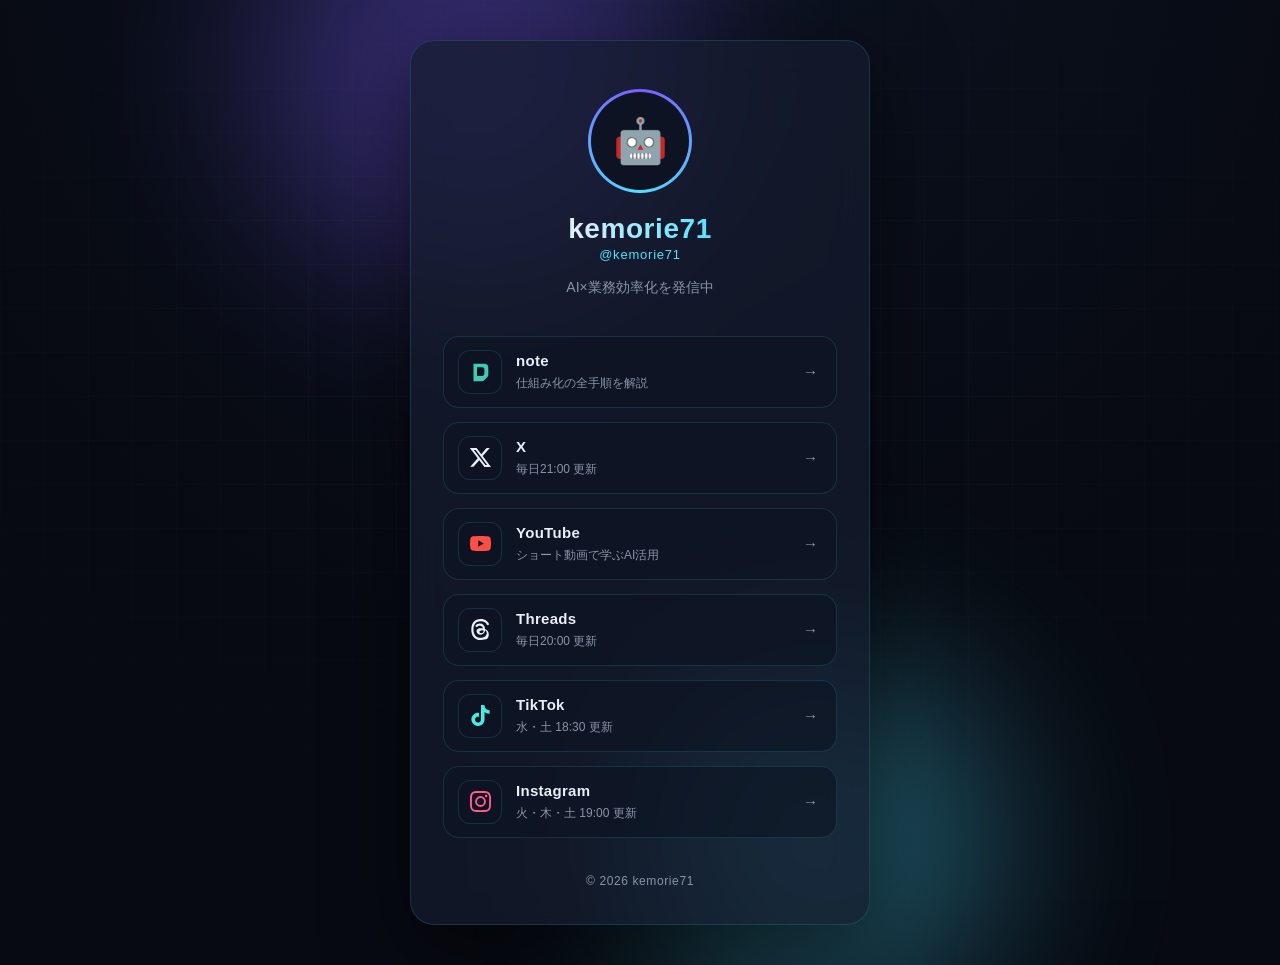
<file: index.html>
<!DOCTYPE html>
<html lang="ja">
<head>
<meta charset="UTF-8">
<meta name="viewport" content="width=device-width, initial-scale=1.0">
<title>kemorie71 | AI×業務効率化</title>
<meta name="description" content="kemorie71 — AI×業務効率化を発信中。X・YouTube・TikTok・Threads・Instagram・note のリンクまとめ。">
<link rel="stylesheet" href="style.css?v=2">
</head>
<body>
  <div class="bg" aria-hidden="true">
    <div class="orb orb-1"></div>
    <div class="orb orb-2"></div>
    <div class="grid-overlay"></div>
  </div>

  <main class="card">
    <div class="avatar-ring">
      <div class="avatar" aria-hidden="true">🤖</div>
    </div>
    <h1 class="name">kemorie71</h1>
    <p class="handle">@kemorie71</p>
    <p class="tagline">AI×業務効率化を発信中</p>

    <nav class="links">
      <a class="link-btn" href="https://note.com/ai_hack71/portal" target="_blank" rel="noopener">
        <span class="icon icon-note">
          <svg viewBox="0 0 24 24" fill="currentColor"><path d="M4 3h12.5c2.7 0 4.4 1.8 4.4 4.6q.1 3.9 0 8.5c0 .8-.3 1.4-.8 2l-3.9 4c-.6.6-1.2.9-2 .9H4zm4 4v10h5.8c1.6 0 2.5-.7 2.6-2.4.1-1.9.1-3.9 0-5.4-.1-1.4-1-2.2-2.4-2.2z"/></svg>
        </span>
        <span class="label">note</span>
        <span class="desc">仕組み化の全手順を解説</span>
        <span class="arrow">→</span>
      </a>
      <a class="link-btn" href="https://x.com/kemorie71" target="_blank" rel="noopener">
        <span class="icon icon-x">
          <svg viewBox="0 0 24 24" fill="currentColor"><path d="M18.9 1.2h3.7l-8.1 9.2L24 22.8h-7.5L10.6 15l-6.7 7.7H.2l8.6-9.9L-.1 1.2h7.7l5.3 7 6-7zm-1.3 19.5h2L6.5 3.3h-2.2z"/></svg>
        </span>
        <span class="label">X</span>
        <span class="desc">毎日21:00 更新</span>
        <span class="arrow">→</span>
      </a>
      <a class="link-btn" href="https://www.youtube.com/channel/UCA6k8wK8-XiwdYX1wc0k9bA" target="_blank" rel="noopener">
        <span class="icon icon-yt">
          <svg viewBox="0 0 24 24" fill="currentColor"><path d="M23.5 6.2a3 3 0 0 0-2.1-2.1C19.5 3.5 12 3.5 12 3.5s-7.5 0-9.4.6A3 3 0 0 0 .5 6.2 31 31 0 0 0 0 12a31 31 0 0 0 .5 5.8 3 3 0 0 0 2.1 2.1c1.9.6 9.4.6 9.4.6s7.5 0 9.4-.6a3 3 0 0 0 2.1-2.1A31 31 0 0 0 24 12a31 31 0 0 0-.5-5.8zM9.5 15.6V8.4L15.8 12z"/></svg>
        </span>
        <span class="label">YouTube</span>
        <span class="desc">ショート動画で学ぶAI活用</span>
        <span class="arrow">→</span>
      </a>
      <a class="link-btn" href="https://www.threads.net/@dragon.9857137" target="_blank" rel="noopener">
        <span class="icon icon-th">
          <svg viewBox="0 0 24 24" fill="currentColor"><path d="M12.2 24h-.01c-3.58 0-6.34-1.2-8.2-3.55C2.34 18.36 1.5 15.46 1.5 12c0-3.45.85-6.35 2.5-8.44C5.87 1.2 8.63 0 12.2 0c2.76 0 5.07.73 6.87 2.17a9.4 9.4 0 0 1 2.94 4.1l-2.35.86c-1.05-2.86-3.6-4.6-7.46-4.6-2.8 0-4.9.9-6.25 2.6-1.3 1.66-1.98 4.05-1.98 6.87s.67 5.21 1.98 6.87c1.35 1.7 3.45 2.6 6.25 2.6 2.53 0 4.2-.6 5.6-2 1.6-1.6 1.57-3.57 1.06-4.77-.3-.71-.85-1.3-1.58-1.75-.19 1.3-.6 2.36-1.25 3.16-.86 1.07-2.09 1.65-3.65 1.74-1.18.07-2.32-.21-3.2-.79a3.7 3.7 0 0 1-1.73-2.98c-.09-1.9 1.42-3.26 3.76-3.4 1.28-.07 2.48.01 3.58.24-.14-.88-.44-1.58-.89-2.08-.6-.68-1.53-1.03-2.76-1.04h-.05c-.98 0-2.31.27-3.16 1.55l-2-1.35c1.19-1.77 3.12-2.75 5.16-2.75h.05c3.68.02 5.87 2.28 6.09 6.22l.3.14c1.66.78 2.85 1.96 3.45 3.42.83 2.03.9 5.35-1.62 7.87C17.98 23.24 15.6 24 12.2 24zm.7-10.7c-.2 0-.4 0-.6.02-1.2.07-1.62.65-1.58 1.34.05.93 1.06 1.55 2.29 1.48 1.13-.06 2.4-.5 2.62-3.03a12 12 0 0 0-2.73-.28z"/></svg>
        </span>
        <span class="label">Threads</span>
        <span class="desc">毎日20:00 更新</span>
        <span class="arrow">→</span>
      </a>
      <a class="link-btn" href="https://www.tiktok.com/@kemorie55" target="_blank" rel="noopener">
        <span class="icon icon-tt">
          <svg viewBox="0 0 24 24" fill="currentColor"><path d="M12.53.02C13.84 0 15.14.01 16.44 0c.08 1.53.63 3.09 1.75 4.17 1.12 1.11 2.7 1.62 4.24 1.79v4.03c-1.44-.05-2.89-.35-4.2-.97-.57-.26-1.1-.59-1.62-.93-.01 2.92.01 5.84-.02 8.75-.08 1.4-.54 2.79-1.35 3.94-1.31 1.92-3.58 3.17-5.91 3.21-1.43.08-2.86-.31-4.08-1.03-2.02-1.19-3.44-3.37-3.65-5.71-.02-.5-.03-1-.01-1.49.18-1.9 1.12-3.72 2.58-4.96 1.66-1.44 3.98-2.13 6.15-1.72.02 1.48-.04 2.96-.04 4.44-.99-.32-2.15-.23-3.02.37-.63.41-1.11 1.04-1.36 1.75-.21.51-.15 1.07-.14 1.61.24 1.64 1.82 3.02 3.5 2.87 1.12-.01 2.19-.66 2.77-1.61.19-.33.4-.67.41-1.06.1-1.79.06-3.57.07-5.36.01-4.03-.01-8.05.02-12.07z"/></svg>
        </span>
        <span class="label">TikTok</span>
        <span class="desc">水・土 18:30 更新</span>
        <span class="arrow">→</span>
      </a>
      <a class="link-btn" href="https://www.instagram.com/dragon.9857137/" target="_blank" rel="noopener">
        <span class="icon icon-ig">
          <svg viewBox="0 0 24 24" fill="currentColor"><path d="M12 2.2c3.2 0 3.6 0 4.9.07 1.17.05 1.8.25 2.23.41.56.22.96.48 1.38.9.42.42.68.82.9 1.38.16.42.36 1.06.41 2.23.06 1.27.07 1.65.07 4.85s0 3.58-.07 4.85c-.05 1.17-.25 1.8-.41 2.23-.22.56-.48.96-.9 1.38-.42.42-.82.68-1.38.9-.42.16-1.06.36-2.23.41-1.27.06-1.65.07-4.89.07s-3.62 0-4.9-.07c-1.16-.05-1.8-.25-2.22-.41a3.7 3.7 0 0 1-1.38-.9 3.7 3.7 0 0 1-.9-1.38c-.16-.42-.36-1.06-.41-2.23C2.2 15.62 2.2 15.24 2.2 12s0-3.58.07-4.85c.05-1.17.25-1.8.41-2.23.22-.56.48-.96.9-1.38.42-.42.82-.68 1.38-.9.42-.16 1.06-.36 2.23-.41C8.4 2.2 8.8 2.2 12 2.2m0-2.2C8.7 0 8.3 0 7 .07 5.73.13 4.85.33 4.1.63a5.9 5.9 0 0 0-2.13 1.39A5.9 5.9 0 0 0 .58 4.15c-.3.76-.5 1.63-.55 2.91C0 8.33 0 8.74 0 12s0 3.67.07 4.94c.06 1.28.26 2.15.55 2.91.31.8.72 1.48 1.4 2.13a5.9 5.9 0 0 0 2.12 1.39c.76.3 1.63.5 2.91.55C8.33 24 8.74 24 12 24s3.67 0 4.94-.07c1.28-.06 2.15-.26 2.91-.55a5.9 5.9 0 0 0 2.13-1.4 5.9 5.9 0 0 0 1.39-2.12c.3-.76.5-1.63.55-2.91.07-1.27.08-1.68.08-4.95s0-3.67-.08-4.94c-.05-1.28-.25-2.15-.55-2.91a5.9 5.9 0 0 0-1.39-2.13A5.9 5.9 0 0 0 19.85.58c-.76-.3-1.63-.5-2.91-.55C15.67 0 15.26 0 12 0zm0 5.84A6.16 6.16 0 1 0 18.16 12 6.16 6.16 0 0 0 12 5.84zM12 16a4 4 0 1 1 4-4 4 4 0 0 1-4 4zM19.85 5.6a1.44 1.44 0 1 1-2.88 0 1.44 1.44 0 0 1 2.88 0z"/></svg>
        </span>
        <span class="label">Instagram</span>
        <span class="desc">火・木・土 19:00 更新</span>
        <span class="arrow">→</span>
      </a>
    </nav>

    <footer class="footer">
      <p>&copy; <span id="year"></span> kemorie71</p>
    </footer>
  </main>

  <script src="script.js?v=2"></script>
</body>
</html>
</file>
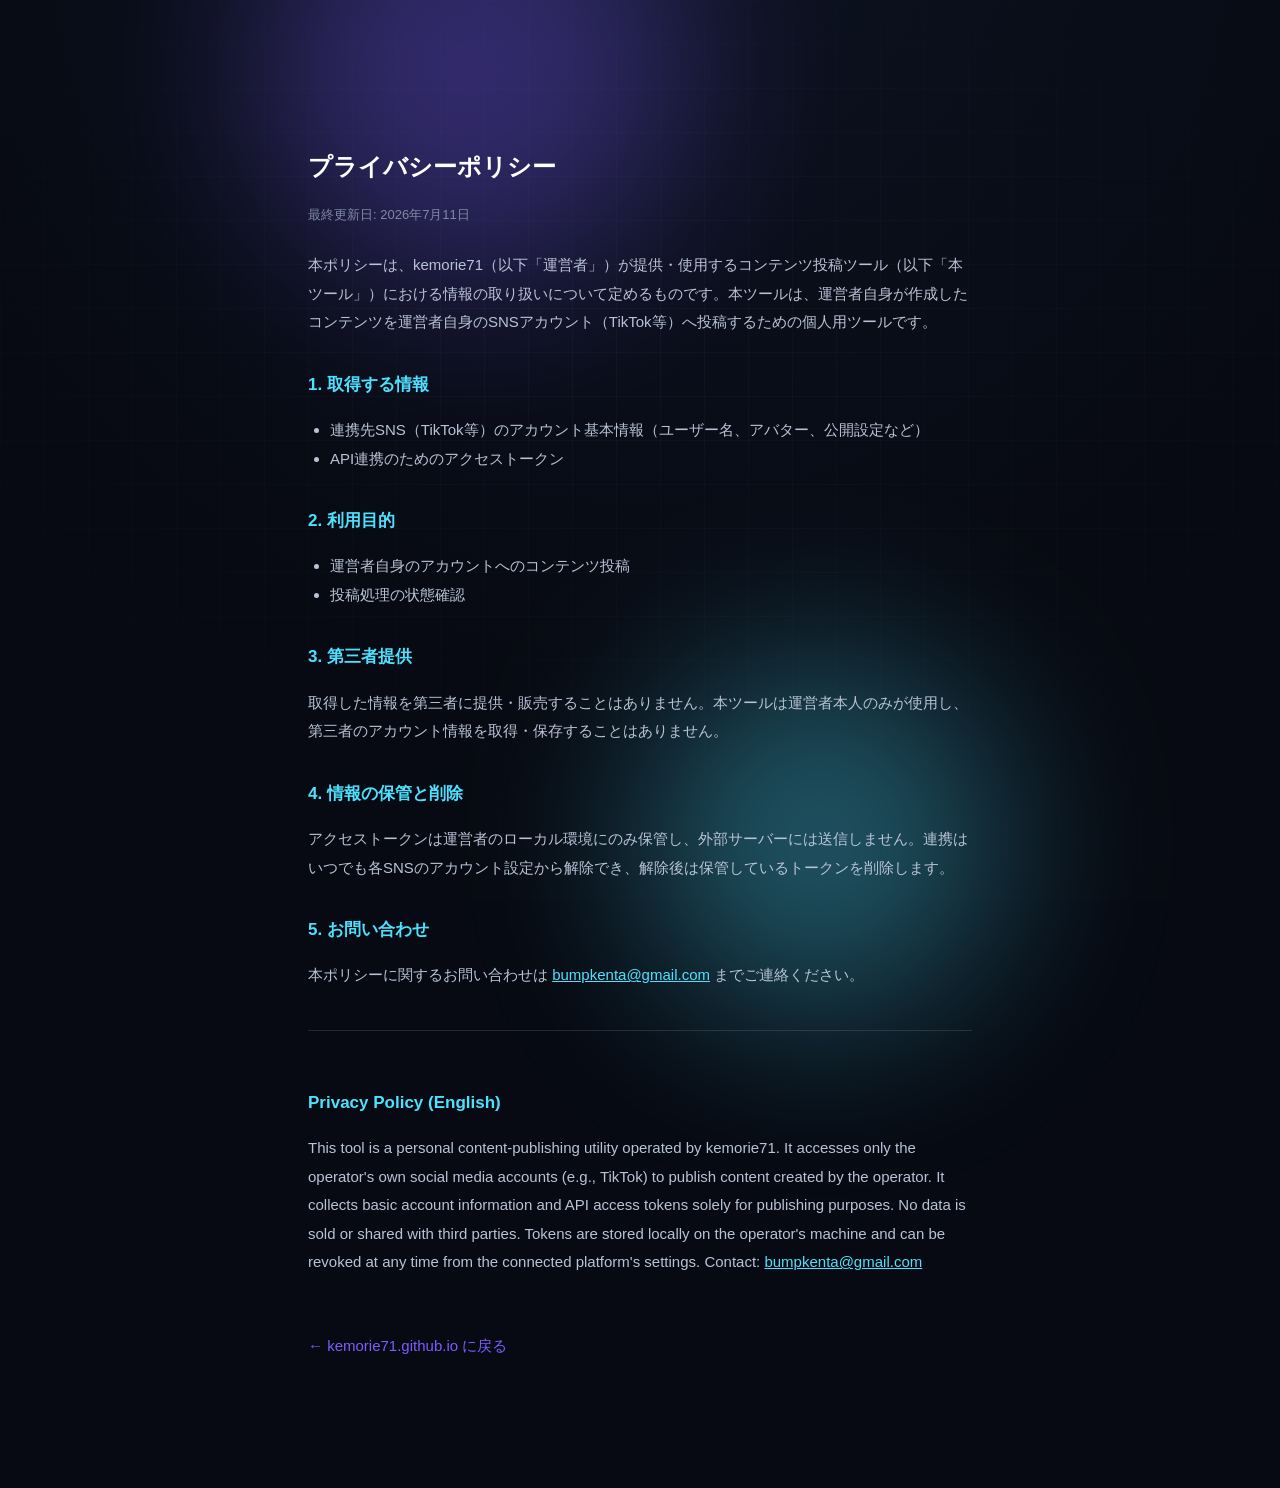
<file: privacy.html>
<!DOCTYPE html>
<html lang="ja">
<head>
<meta charset="UTF-8">
<meta name="viewport" content="width=device-width, initial-scale=1.0">
<title>プライバシーポリシー | kemorie71</title>
<meta name="description" content="kemorie71 のコンテンツ投稿ツールに関するプライバシーポリシー">
<link rel="stylesheet" href="style.css?v=2">
<style>
  .doc {
    position: relative;
    z-index: 1;
    max-width: 720px;
    margin: 48px auto;
    padding: 40px 28px;
    color: #dfe6f3;
    line-height: 1.9;
    font-size: 15px;
  }
  .doc h1 { font-size: 24px; margin-bottom: 8px; color: #fff; }
  .doc h2 { font-size: 17px; margin: 32px 0 8px; color: #4ee1ff; }
  .doc p, .doc li { color: #b9c3d6; }
  .doc ul { padding-left: 22px; }
  .doc .updated { font-size: 13px; color: #7e8aa3; margin-bottom: 24px; }
  .doc a { color: #4ee1ff; }
  .doc .back { display: inline-block; margin-top: 40px; color: #7c5cff; text-decoration: none; }
  .doc .en { border-top: 1px solid rgba(255,255,255,.12); margin-top: 40px; padding-top: 24px; }
</style>
</head>
<body>
  <div class="bg" aria-hidden="true">
    <div class="orb orb-1"></div>
    <div class="orb orb-2"></div>
    <div class="grid-overlay"></div>
  </div>

  <main class="doc">
    <h1>プライバシーポリシー</h1>
    <p class="updated">最終更新日: 2026年7月11日</p>

    <p>本ポリシーは、kemorie71（以下「運営者」）が提供・使用するコンテンツ投稿ツール（以下「本ツール」）における情報の取り扱いについて定めるものです。本ツールは、運営者自身が作成したコンテンツを運営者自身のSNSアカウント（TikTok等）へ投稿するための個人用ツールです。</p>

    <h2>1. 取得する情報</h2>
    <ul>
      <li>連携先SNS（TikTok等）のアカウント基本情報（ユーザー名、アバター、公開設定など）</li>
      <li>API連携のためのアクセストークン</li>
    </ul>

    <h2>2. 利用目的</h2>
    <ul>
      <li>運営者自身のアカウントへのコンテンツ投稿</li>
      <li>投稿処理の状態確認</li>
    </ul>

    <h2>3. 第三者提供</h2>
    <p>取得した情報を第三者に提供・販売することはありません。本ツールは運営者本人のみが使用し、第三者のアカウント情報を取得・保存することはありません。</p>

    <h2>4. 情報の保管と削除</h2>
    <p>アクセストークンは運営者のローカル環境にのみ保管し、外部サーバーには送信しません。連携はいつでも各SNSのアカウント設定から解除でき、解除後は保管しているトークンを削除します。</p>

    <h2>5. お問い合わせ</h2>
    <p>本ポリシーに関するお問い合わせは <a href="mailto:bumpkenta@gmail.com">bumpkenta@gmail.com</a> までご連絡ください。</p>

    <div class="en">
      <h2>Privacy Policy (English)</h2>
      <p>This tool is a personal content-publishing utility operated by kemorie71. It accesses only the operator's own social media accounts (e.g., TikTok) to publish content created by the operator. It collects basic account information and API access tokens solely for publishing purposes. No data is sold or shared with third parties. Tokens are stored locally on the operator's machine and can be revoked at any time from the connected platform's settings. Contact: <a href="mailto:bumpkenta@gmail.com">bumpkenta@gmail.com</a></p>
    </div>

    <a class="back" href="index.html">← kemorie71.github.io に戻る</a>
  </main>
</body>
</html>
</file>
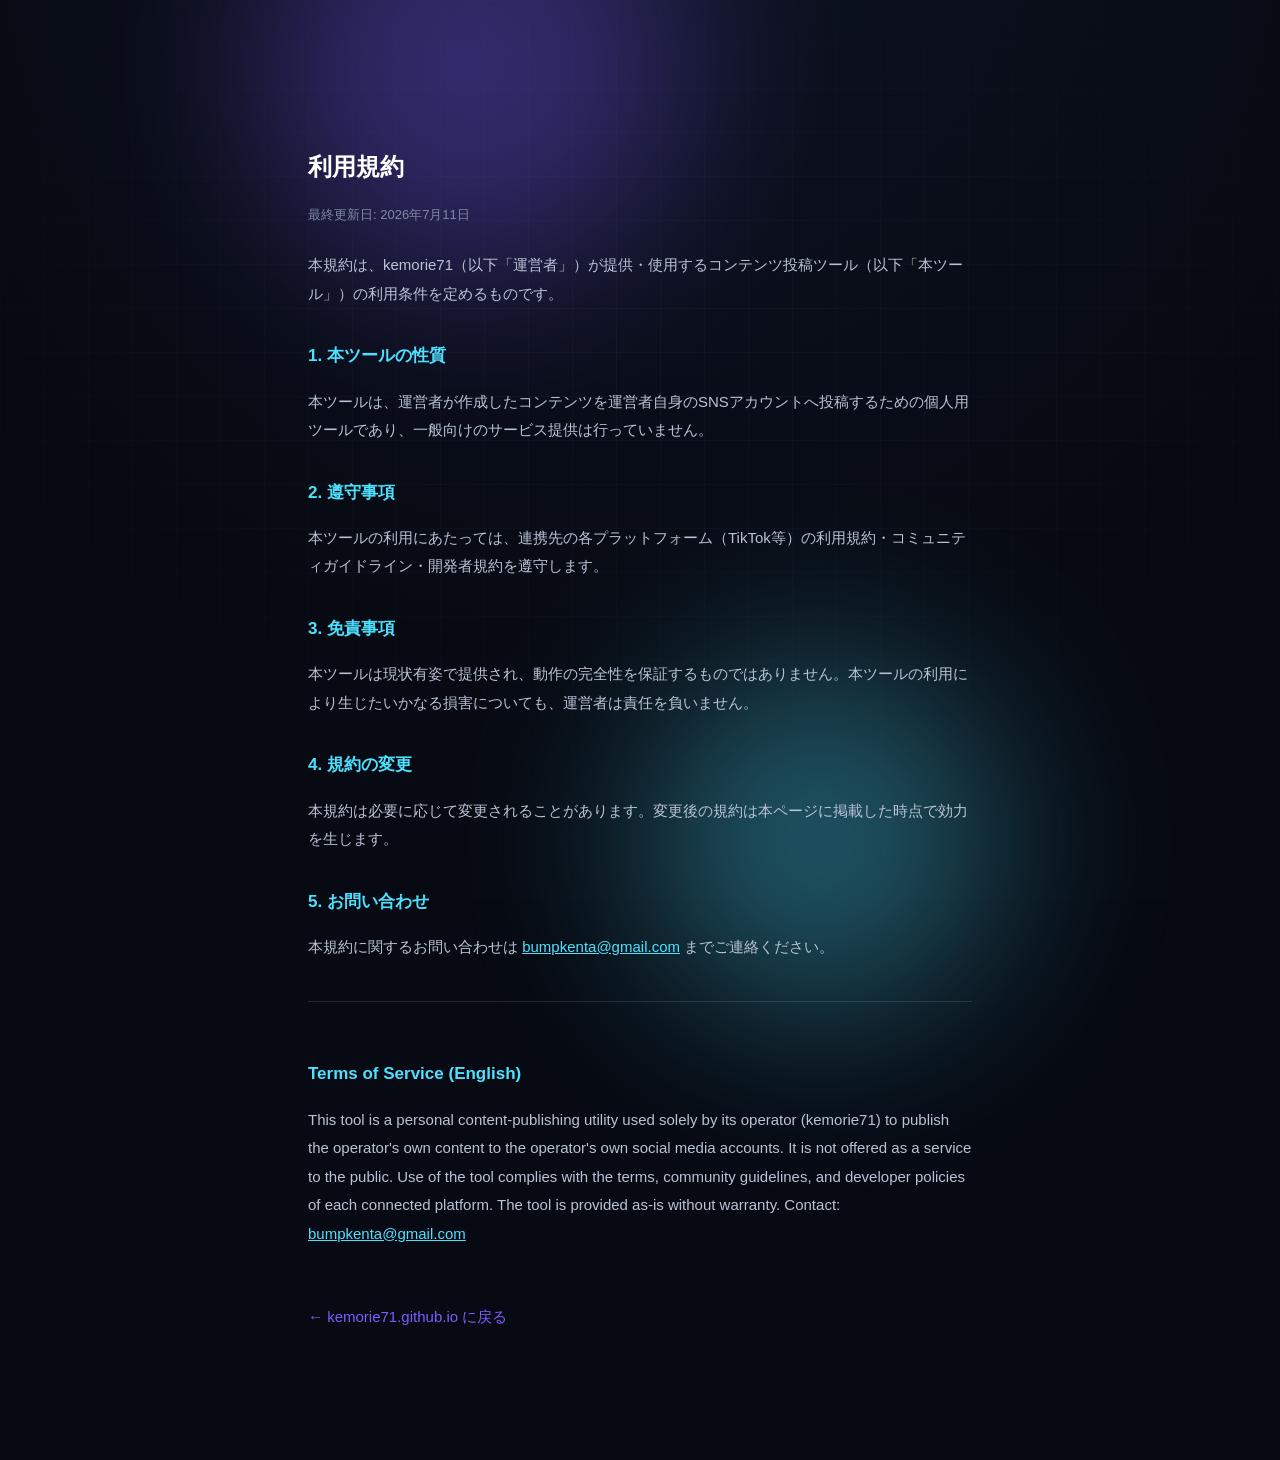
<file: terms.html>
<!DOCTYPE html>
<html lang="ja">
<head>
<meta charset="UTF-8">
<meta name="viewport" content="width=device-width, initial-scale=1.0">
<title>利用規約 | kemorie71</title>
<meta name="description" content="kemorie71 のコンテンツ投稿ツールに関する利用規約">
<link rel="stylesheet" href="style.css?v=2">
<style>
  .doc {
    position: relative;
    z-index: 1;
    max-width: 720px;
    margin: 48px auto;
    padding: 40px 28px;
    color: #dfe6f3;
    line-height: 1.9;
    font-size: 15px;
  }
  .doc h1 { font-size: 24px; margin-bottom: 8px; color: #fff; }
  .doc h2 { font-size: 17px; margin: 32px 0 8px; color: #4ee1ff; }
  .doc p, .doc li { color: #b9c3d6; }
  .doc ul { padding-left: 22px; }
  .doc .updated { font-size: 13px; color: #7e8aa3; margin-bottom: 24px; }
  .doc a { color: #4ee1ff; }
  .doc .back { display: inline-block; margin-top: 40px; color: #7c5cff; text-decoration: none; }
  .doc .en { border-top: 1px solid rgba(255,255,255,.12); margin-top: 40px; padding-top: 24px; }
</style>
</head>
<body>
  <div class="bg" aria-hidden="true">
    <div class="orb orb-1"></div>
    <div class="orb orb-2"></div>
    <div class="grid-overlay"></div>
  </div>

  <main class="doc">
    <h1>利用規約</h1>
    <p class="updated">最終更新日: 2026年7月11日</p>

    <p>本規約は、kemorie71（以下「運営者」）が提供・使用するコンテンツ投稿ツール（以下「本ツール」）の利用条件を定めるものです。</p>

    <h2>1. 本ツールの性質</h2>
    <p>本ツールは、運営者が作成したコンテンツを運営者自身のSNSアカウントへ投稿するための個人用ツールであり、一般向けのサービス提供は行っていません。</p>

    <h2>2. 遵守事項</h2>
    <p>本ツールの利用にあたっては、連携先の各プラットフォーム（TikTok等）の利用規約・コミュニティガイドライン・開発者規約を遵守します。</p>

    <h2>3. 免責事項</h2>
    <p>本ツールは現状有姿で提供され、動作の完全性を保証するものではありません。本ツールの利用により生じたいかなる損害についても、運営者は責任を負いません。</p>

    <h2>4. 規約の変更</h2>
    <p>本規約は必要に応じて変更されることがあります。変更後の規約は本ページに掲載した時点で効力を生じます。</p>

    <h2>5. お問い合わせ</h2>
    <p>本規約に関するお問い合わせは <a href="mailto:bumpkenta@gmail.com">bumpkenta@gmail.com</a> までご連絡ください。</p>

    <div class="en">
      <h2>Terms of Service (English)</h2>
      <p>This tool is a personal content-publishing utility used solely by its operator (kemorie71) to publish the operator's own content to the operator's own social media accounts. It is not offered as a service to the public. Use of the tool complies with the terms, community guidelines, and developer policies of each connected platform. The tool is provided as-is without warranty. Contact: <a href="mailto:bumpkenta@gmail.com">bumpkenta@gmail.com</a></p>
    </div>

    <a class="back" href="index.html">← kemorie71.github.io に戻る</a>
  </main>
</body>
</html>
</file>
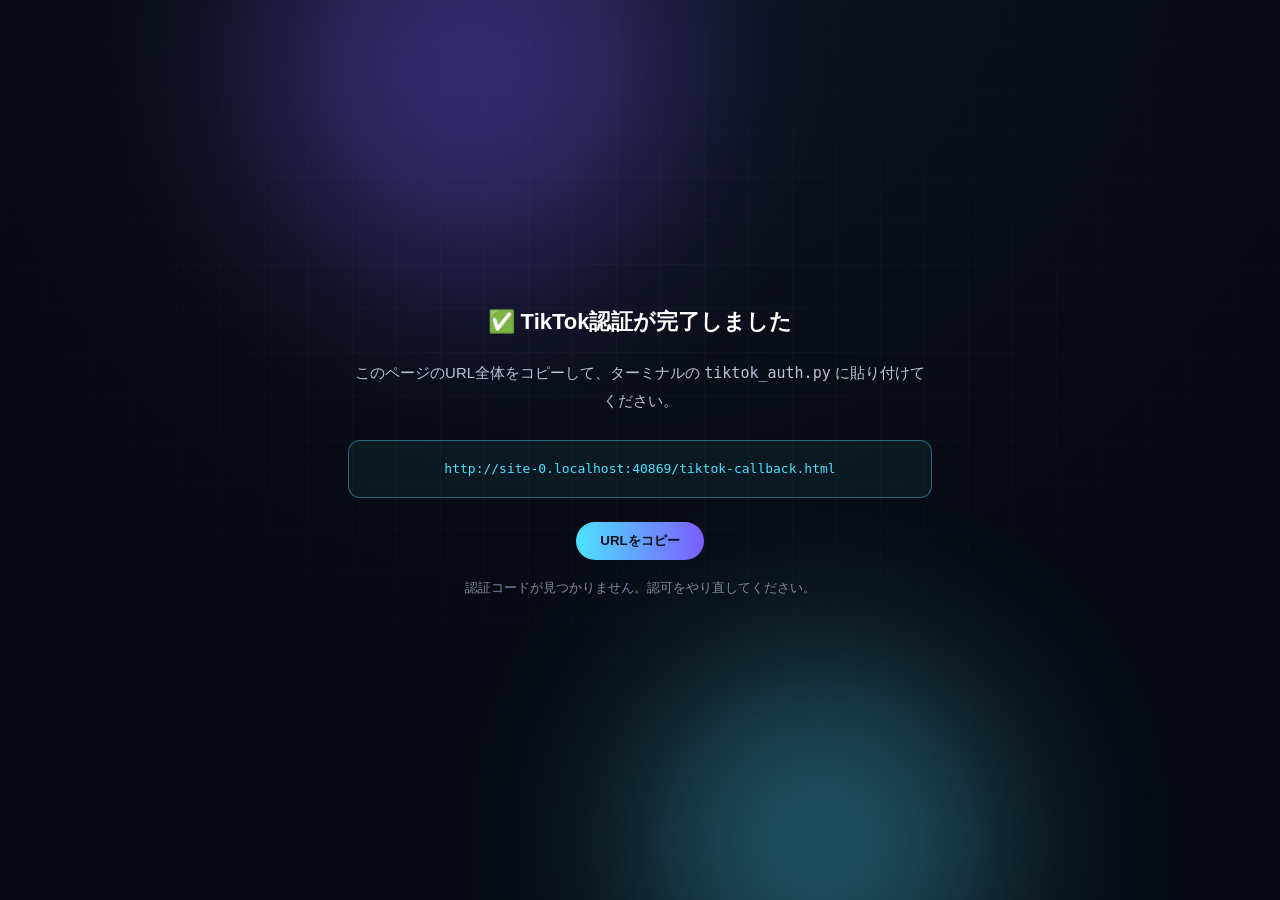
<file: tiktok-callback.html>
<!DOCTYPE html>
<html lang="ja">
<head>
<meta charset="UTF-8">
<meta name="viewport" content="width=device-width, initial-scale=1.0">
<title>TikTok認証完了 | kemorie71</title>
<meta name="robots" content="noindex">
<link rel="stylesheet" href="style.css?v=2">
<style>
  .doc {
    position: relative;
    z-index: 1;
    max-width: 640px;
    margin: 64px auto;
    padding: 40px 28px;
    color: #dfe6f3;
    line-height: 1.9;
    font-size: 15px;
    text-align: center;
  }
  .doc h1 { font-size: 22px; margin-bottom: 16px; color: #fff; }
  .doc p { color: #b9c3d6; }
  .doc .code-box {
    margin: 24px 0;
    padding: 16px;
    border: 1px solid rgba(78, 225, 255, .4);
    border-radius: 12px;
    background: rgba(78, 225, 255, .06);
    word-break: break-all;
    font-family: monospace;
    font-size: 13px;
    color: #4ee1ff;
  }
  .doc button {
    padding: 10px 24px;
    border: none;
    border-radius: 999px;
    background: linear-gradient(90deg, #4ee1ff, #7c5cff);
    color: #0b0f1a;
    font-weight: 700;
    cursor: pointer;
  }
</style>
</head>
<body>
  <div class="bg" aria-hidden="true">
    <div class="orb orb-1"></div>
    <div class="orb orb-2"></div>
    <div class="grid-overlay"></div>
  </div>

  <main class="doc">
    <h1>✅ TikTok認証が完了しました</h1>
    <p>このページのURL全体をコピーして、ターミナルの <code>tiktok_auth.py</code> に貼り付けてください。</p>
    <div class="code-box" id="url">読み込み中...</div>
    <button onclick="navigator.clipboard.writeText(location.href).then(()=>this.textContent='コピーしました ✓')">URLをコピー</button>
    <p id="status" style="margin-top:16px;font-size:13px;color:#7e8aa3;"></p>
  </main>

  <script>
    document.getElementById("url").textContent = location.href;
    var qs = new URLSearchParams(location.search);
    document.getElementById("status").textContent = qs.has("code")
      ? "認証コードを受け取りました。"
      : "認証コードが見つかりません。認可をやり直してください。";
  </script>
</body>
</html>
</file>
<file: style.css>
:root {
  --bg-1: #070a12;
  --bg-2: #0d1322;
  --surface: rgba(22, 29, 46, 0.72);
  --border: rgba(78, 225, 255, 0.14);
  --border-hover: rgba(78, 225, 255, 0.55);
  --text: #eaeffa;
  --text-dim: #8a94a8;
  --accent: #4ee1ff;
  --accent-2: #7c5cff;
}

* {
  box-sizing: border-box;
}

html {
  -webkit-text-size-adjust: 100%;
}

body {
  margin: 0;
  min-height: 100vh;
  min-height: 100dvh;
  display: flex;
  align-items: center;
  justify-content: center;
  padding: 40px 16px;
  font-family: "Hiragino Sans", "Helvetica Neue", Arial, sans-serif;
  background: var(--bg-1);
  color: var(--text);
  overflow-x: hidden;
}

/* ---- 背景演出 ---- */
.bg {
  position: fixed;
  inset: 0;
  z-index: -1;
  background: radial-gradient(circle at 50% -10%, var(--bg-2), var(--bg-1) 65%);
}

.orb {
  position: absolute;
  border-radius: 50%;
  filter: blur(90px);
  opacity: 0.35;
  animation: drift 16s ease-in-out infinite alternate;
}

.orb-1 {
  width: 420px;
  height: 420px;
  top: -140px;
  left: calc(50% - 380px);
  background: var(--accent-2);
}

.orb-2 {
  width: 360px;
  height: 360px;
  bottom: -120px;
  right: calc(50% - 360px);
  background: var(--accent);
  animation-delay: -8s;
}

@keyframes drift {
  from { transform: translate(0, 0) scale(1); }
  to   { transform: translate(40px, 30px) scale(1.15); }
}

.grid-overlay {
  position: absolute;
  inset: 0;
  background-image:
    linear-gradient(rgba(138, 148, 168, 0.05) 1px, transparent 1px),
    linear-gradient(90deg, rgba(138, 148, 168, 0.05) 1px, transparent 1px);
  background-size: 44px 44px;
  mask-image: radial-gradient(ellipse 80% 60% at 50% 40%, black, transparent);
  -webkit-mask-image: radial-gradient(ellipse 80% 60% at 50% 40%, black, transparent);
}

/* ---- カード ---- */
.card {
  width: 100%;
  max-width: 460px;
  background: var(--surface);
  border: 1px solid var(--border);
  border-radius: 24px;
  padding: 48px 32px 36px;
  text-align: center;
  backdrop-filter: blur(18px);
  -webkit-backdrop-filter: blur(18px);
  box-shadow: 0 24px 80px rgba(0, 0, 0, 0.55);
  animation: rise 0.7s cubic-bezier(0.22, 1, 0.36, 1) both;
}

@keyframes rise {
  from { opacity: 0; transform: translateY(24px); }
  to   { opacity: 1; transform: translateY(0); }
}

/* ---- プロフィール ---- */
.avatar-ring {
  width: 104px;
  height: 104px;
  margin: 0 auto 20px;
  border-radius: 50%;
  padding: 3px;
  background: conic-gradient(from 180deg, var(--accent), var(--accent-2), var(--accent));
  animation: spin 6s linear infinite;
}

@keyframes spin {
  to { transform: rotate(360deg); }
}

.avatar {
  width: 100%;
  height: 100%;
  border-radius: 50%;
  display: flex;
  align-items: center;
  justify-content: center;
  font-size: 44px;
  background: var(--bg-2);
  animation: spin 6s linear infinite reverse; /* リングの回転を打ち消して中身を静止させる */
}

.name {
  margin: 0 0 2px;
  font-size: 28px;
  font-weight: 800;
  letter-spacing: 0.02em;
  background: linear-gradient(90deg, var(--text) 30%, var(--accent) 70%, var(--accent-2));
  -webkit-background-clip: text;
  background-clip: text;
  -webkit-text-fill-color: transparent;
}

.handle {
  margin: 0 0 14px;
  font-size: 13px;
  color: var(--accent);
  letter-spacing: 0.06em;
}

.tagline {
  margin: 0 auto 36px;
  color: var(--text-dim);
  font-size: 14px;
  line-height: 1.7;
  max-width: 300px;
}

/* ---- リンク ---- */
.links {
  display: flex;
  flex-direction: column;
  gap: 14px;
}

.link-btn {
  display: grid;
  grid-template-columns: 44px 1fr auto;
  grid-template-areas:
    "icon label arrow"
    "icon desc  arrow";
  align-items: center;
  column-gap: 14px;
  padding: 13px 18px 13px 14px;
  border-radius: 16px;
  border: 1px solid var(--border);
  background: rgba(13, 19, 34, 0.6);
  color: var(--text);
  text-decoration: none;
  text-align: left;
  position: relative;
  overflow: hidden;
  transition: transform 0.18s ease, border-color 0.18s ease, box-shadow 0.18s ease;
  animation: rise 0.7s cubic-bezier(0.22, 1, 0.36, 1) both;
}

.link-btn:nth-child(1) { animation-delay: 0.08s; }
.link-btn:nth-child(2) { animation-delay: 0.14s; }
.link-btn:nth-child(3) { animation-delay: 0.2s; }
.link-btn:nth-child(4) { animation-delay: 0.26s; }
.link-btn:nth-child(5) { animation-delay: 0.32s; }

.link-btn::after {
  content: "";
  position: absolute;
  inset: 0;
  background: linear-gradient(105deg, transparent 40%, rgba(78, 225, 255, 0.08) 50%, transparent 60%);
  transform: translateX(-100%);
  transition: transform 0.5s ease;
}

.link-btn:hover {
  transform: translateY(-3px);
  border-color: var(--border-hover);
  box-shadow: 0 10px 30px rgba(78, 225, 255, 0.12);
}

.link-btn:hover::after {
  transform: translateX(100%);
}

.icon {
  grid-area: icon;
  width: 44px;
  height: 44px;
  border-radius: 12px;
  display: flex;
  align-items: center;
  justify-content: center;
  background: var(--bg-2);
  border: 1px solid var(--border);
}

.icon svg {
  width: 21px;
  height: 21px;
}

.icon-note { color: #41c9b4; }
.icon-x    { color: #eaeffa; }
.icon-yt   { color: #ff4e45; }
.icon-th   { color: #eaeffa; }
.icon-ig   { color: #ff5c8a; }
.icon-tt   { color: #4de8e0; }

.label {
  grid-area: label;
  font-size: 15px;
  font-weight: 700;
  letter-spacing: 0.02em;
}

.desc {
  grid-area: desc;
  font-size: 12px;
  color: var(--text-dim);
  margin-top: 2px;
}

.arrow {
  grid-area: arrow;
  color: var(--text-dim);
  font-size: 15px;
  transition: transform 0.18s ease, color 0.18s ease;
}

.link-btn:hover .arrow {
  transform: translateX(4px);
  color: var(--accent);
}

/* ---- フッター ---- */
.footer {
  margin-top: 36px;
}

.footer p {
  margin: 0;
  font-size: 12px;
  color: var(--text-dim);
  letter-spacing: 0.05em;
}

/* ---- アクセシビリティ ---- */
@media (prefers-reduced-motion: reduce) {
  .orb,
  .avatar-ring,
  .avatar {
    animation: none;
  }
  .card,
  .link-btn {
    animation-duration: 0.01s;
    animation-delay: 0s;
  }
}
</file>
